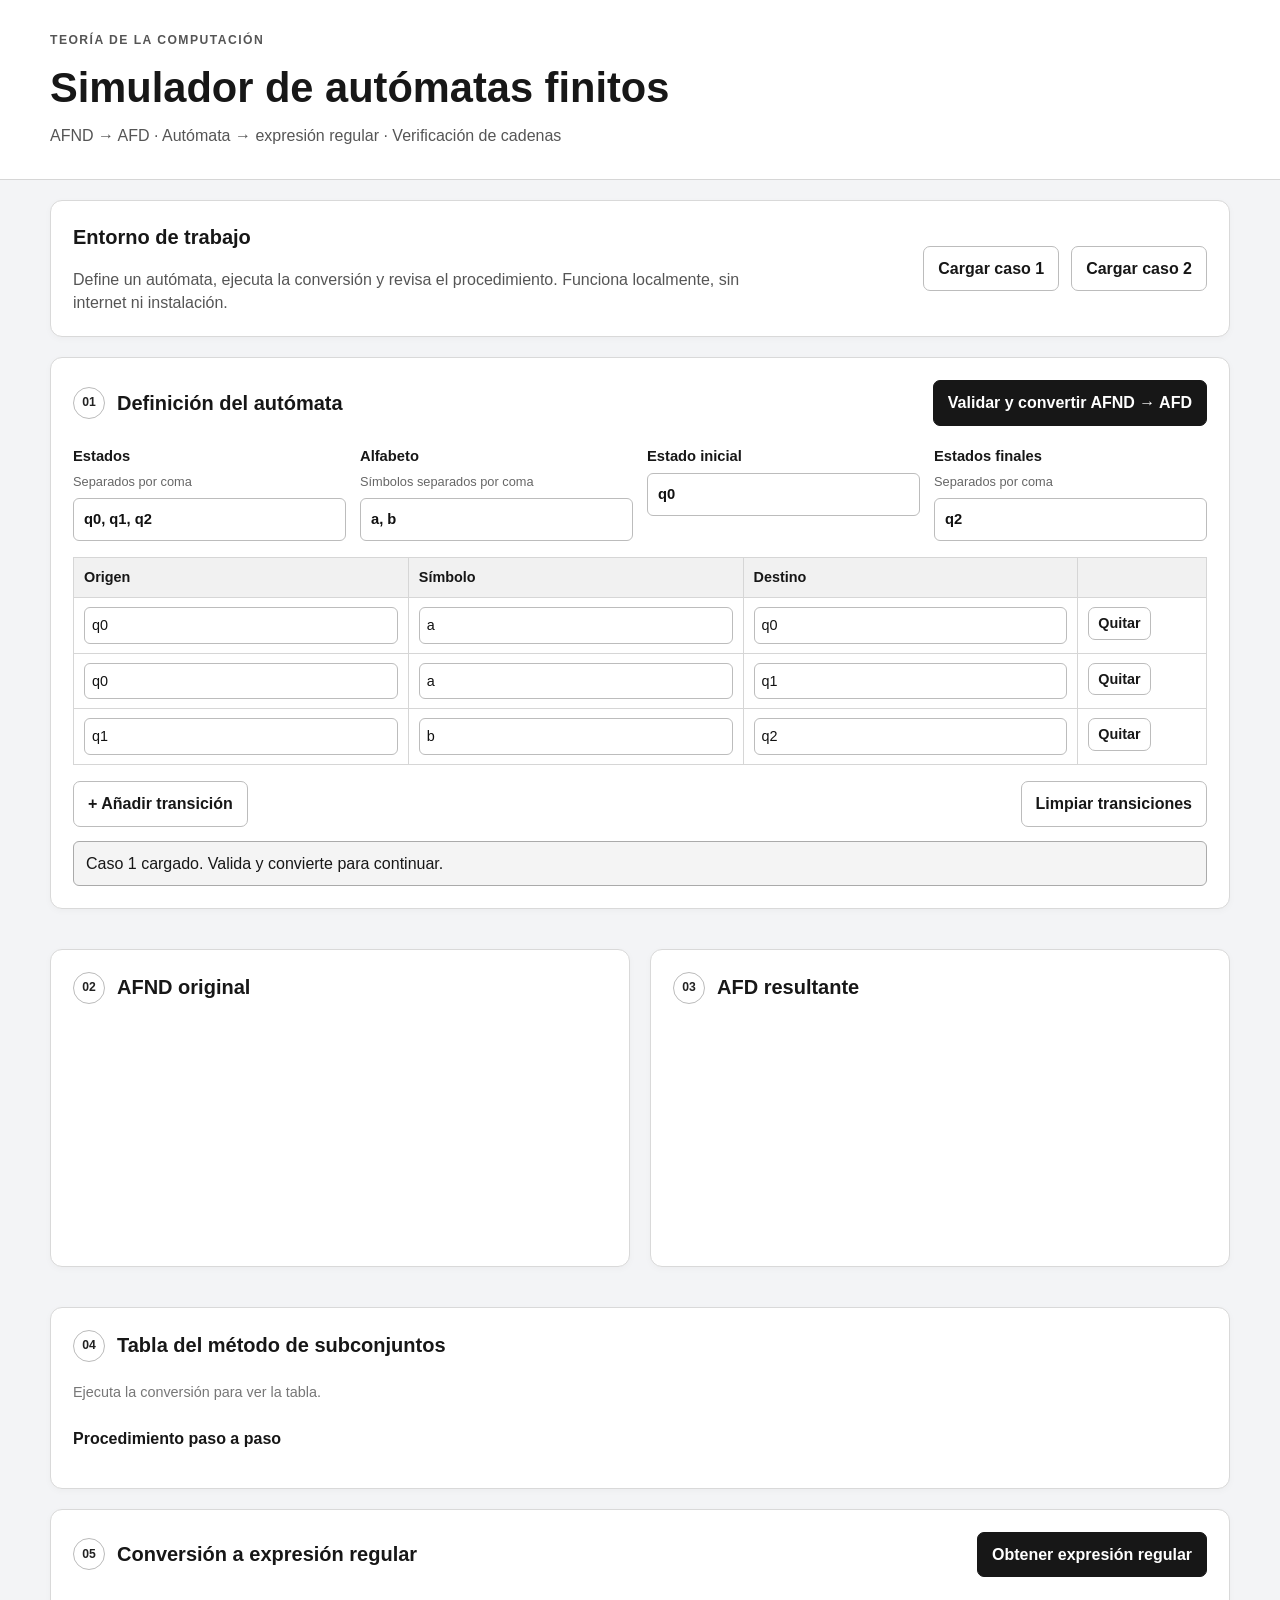
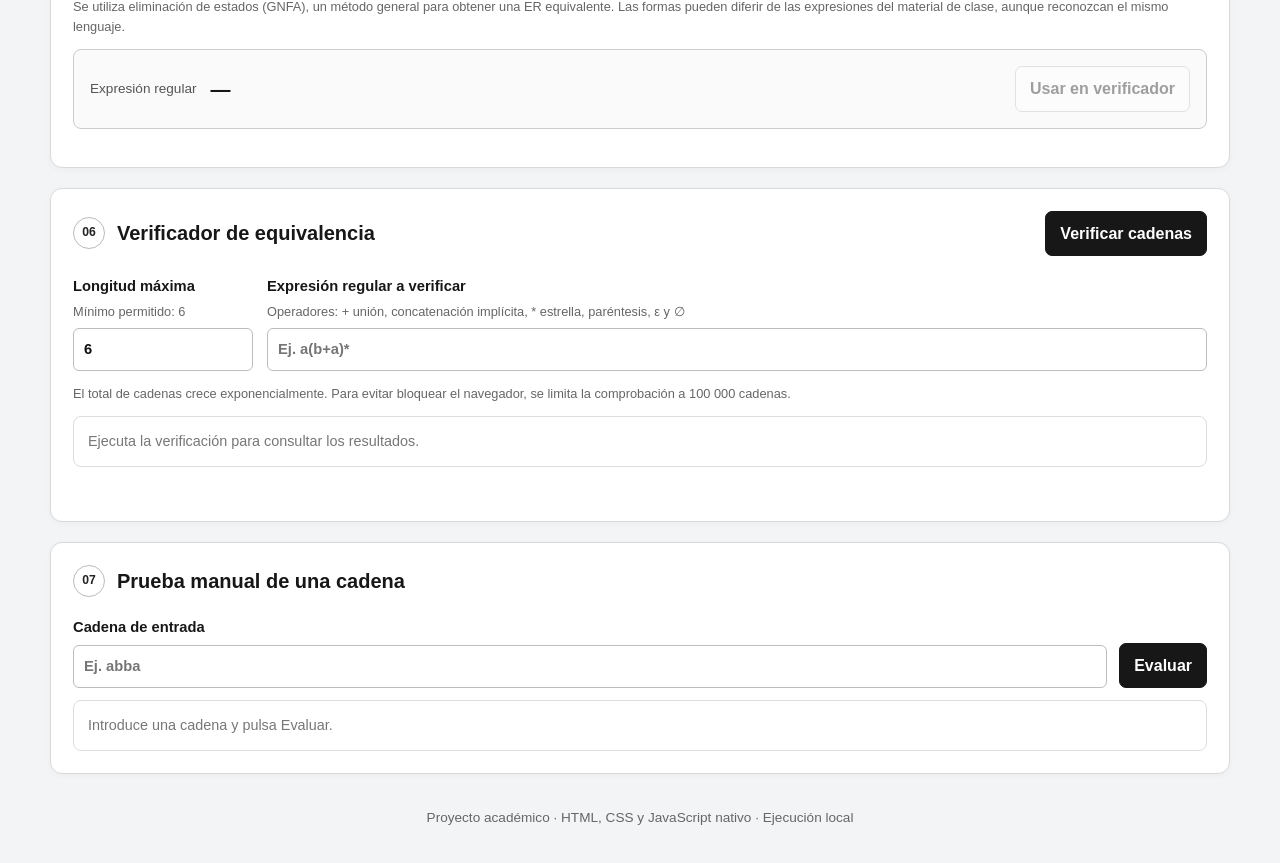
<file: index.html>
<!doctype html>
<html lang="es">

<head>
    <meta charset="utf-8">
    <meta name="viewport" content="width=device-width,initial-scale=1">
    <title>Simulador de autómatas finitos</title>
    <link rel="stylesheet" href="css/estilos.css">
    <script defer src="js/automatas.js"></script>
    <script defer src="js/conversion.js"></script>
    <script defer src="js/expresiones.js"></script>
    <script defer src="js/verificador.js"></script>
    <script defer src="js/diagramas.js"></script>
    <script defer src="js/interfaz.js"></script>
</head>

<body>
    <header>
        <div class="wrap">
            <p class="eyebrow">TEORÍA DE LA COMPUTACIÓN</p>
            <h1>Simulador de autómatas finitos</h1>
            <p class="sub">AFND → AFD · Autómata → expresión regular · Verificación de cadenas</p>
        </div>
    </header>
    <main class="wrap">
        <section class="panel intro">
            <div>
                <h2>Entorno de trabajo</h2>
                <p>Define un autómata, ejecuta la conversión y revisa el procedimiento. Funciona localmente, sin
                    internet ni instalación.</p>
            </div>
            <div class="actions"><button id="case1" class="secondary">Cargar caso 1</button><button id="case2"
                    class="secondary">Cargar caso 2</button></div>
        </section>
        <section class="panel">
            <div class="section-head">
                <div><span class="step">01</span>
                    <h2>Definición del autómata</h2>
                </div><button id="runConversion">Validar y convertir AFND → AFD</button>
            </div>
            <div class="grid form-grid"><label>Estados <small>Separados por coma</small><input id="states"
                        value="q0, q1, q2"></label><label>Alfabeto <small>Símbolos separados por coma</small><input
                        id="alphabet" value="a, b"></label><label>Estado inicial<input id="initial"
                        value="q0"></label><label>Estados finales <small>Separados por coma</small><input id="finals"
                        value="q2"></label></div>
            <div class="table-wrap">
                <table id="transitionInput">
                    <thead>
                        <tr>
                            <th>Origen</th>
                            <th>Símbolo</th>
                            <th>Destino</th>
                            <th></th>
                        </tr>
                    </thead>
                    <tbody id="transitionRows"></tbody>
                </table>
            </div>
            <div class="actions"><button id="addTransition" class="secondary">+ Añadir transición</button><button
                    id="clearTransitions" class="secondary">Limpiar transiciones</button></div>
            <div id="message" class="message" role="status"></div>
        </section>
        <section class="two-col">
            <article class="panel">
                <div class="section-head">
                    <div><span class="step">02</span>
                        <h2>AFND original</h2>
                    </div>
                </div>
                <div id="afndDiagram" class="diagram empty">El diagrama aparecerá al validar el autómata.</div>
            </article>
            <article class="panel">
                <div class="section-head">
                    <div><span class="step">03</span>
                        <h2>AFD resultante</h2>
                    </div>
                </div>
                <div id="afdDiagram" class="diagram empty">Ejecuta la conversión para ver el AFD.</div>
            </article>
        </section>
        <section class="panel">
            <div class="section-head">
                <div><span class="step">04</span>
                    <h2>Tabla del método de subconjuntos</h2>
                </div>
            </div>
            <div id="conversionTable" class="table-wrap empty">La tabla se mostrará al convertir.</div>
            <h3>Procedimiento paso a paso</h3>
            <ol id="conversionSteps" class="steps-list">
                <li>Los pasos aparecerán aquí.</li>
            </ol>
        </section>
        <section class="panel">
            <div class="section-head">
                <div><span class="step">05</span>
                    <h2>Conversión a expresión regular</h2>
                </div><button id="runRegex">Obtener expresión regular</button>
            </div>
            <p class="hint">Se utiliza eliminación de estados (GNFA), un método general para obtener una ER equivalente.
                Las formas pueden diferir de las expresiones del material de clase, aunque reconozcan el mismo lenguaje.
            </p>
            <div class="result-box"><span>Expresión regular</span><output id="regexOutput">—</output><button
                    id="useRegex" class="secondary" disabled>Usar en verificador</button></div>
            <ol id="regexSteps" class="steps-list">
                <li>Convierte un autómata para ver el procedimiento.</li>
            </ol>
        </section>
        <section class="panel">
            <div class="section-head">
                <div><span class="step">06</span>
                    <h2>Verificador de equivalencia</h2>
                </div><button id="runVerifier">Verificar cadenas</button>
            </div>
            <div class="grid verifier-controls"><label>Longitud máxima <small>Mínimo permitido: 6</small><input
                        type="number" min="6" max="12" value="6" id="maxLength"></label><label class="wide">Expresión
                    regular a verificar <small>Operadores: + unión, concatenación implícita, * estrella, paréntesis, ε y
                        ∅</small><input id="regexInput" placeholder="Ej. a(b+a)*"></label></div>
            <p class="hint">El total de cadenas crece exponencialmente. Para evitar bloquear el navegador, se limita la
                comprobación a 100 000 cadenas.</p>
            <div id="verificationSummary" class="summary empty">Ejecuta la verificación para consultar los resultados.
            </div>
            <div id="discrepancies" class="table-wrap"></div>
        </section>
        <section class="panel">
            <div class="section-head">
                <div><span class="step">07</span>
                    <h2>Prueba manual de una cadena</h2>
                </div>
            </div>
            <div class="inline-form"><label>Cadena de entrada<input id="manualString"
                        placeholder="Ej. abba"></label><button id="runManual">Evaluar</button></div>
            <div id="manualResult" class="summary empty">Introduce una cadena y pulsa Evaluar.</div>
        </section>
        <footer>Proyecto académico · HTML, CSS y JavaScript nativo · Ejecución local</footer>
    </main>
</body>

</html>
</file>
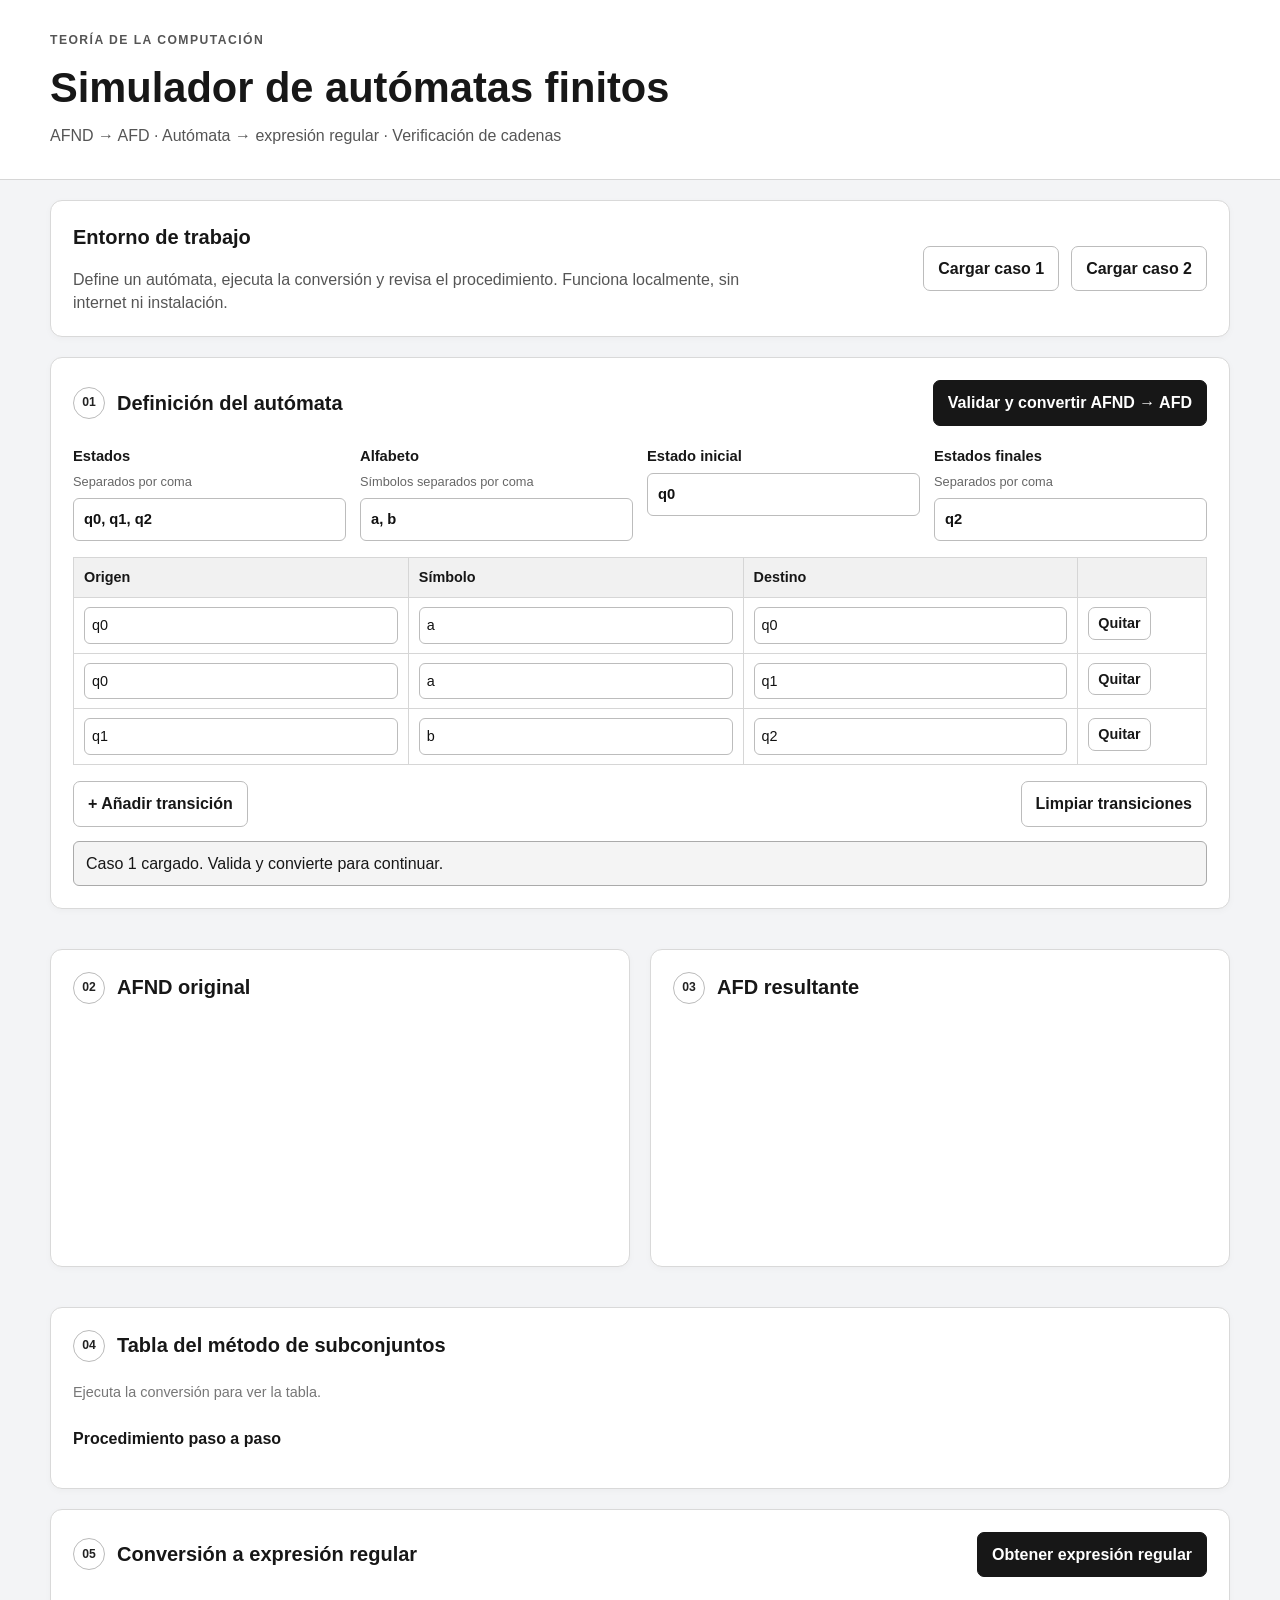
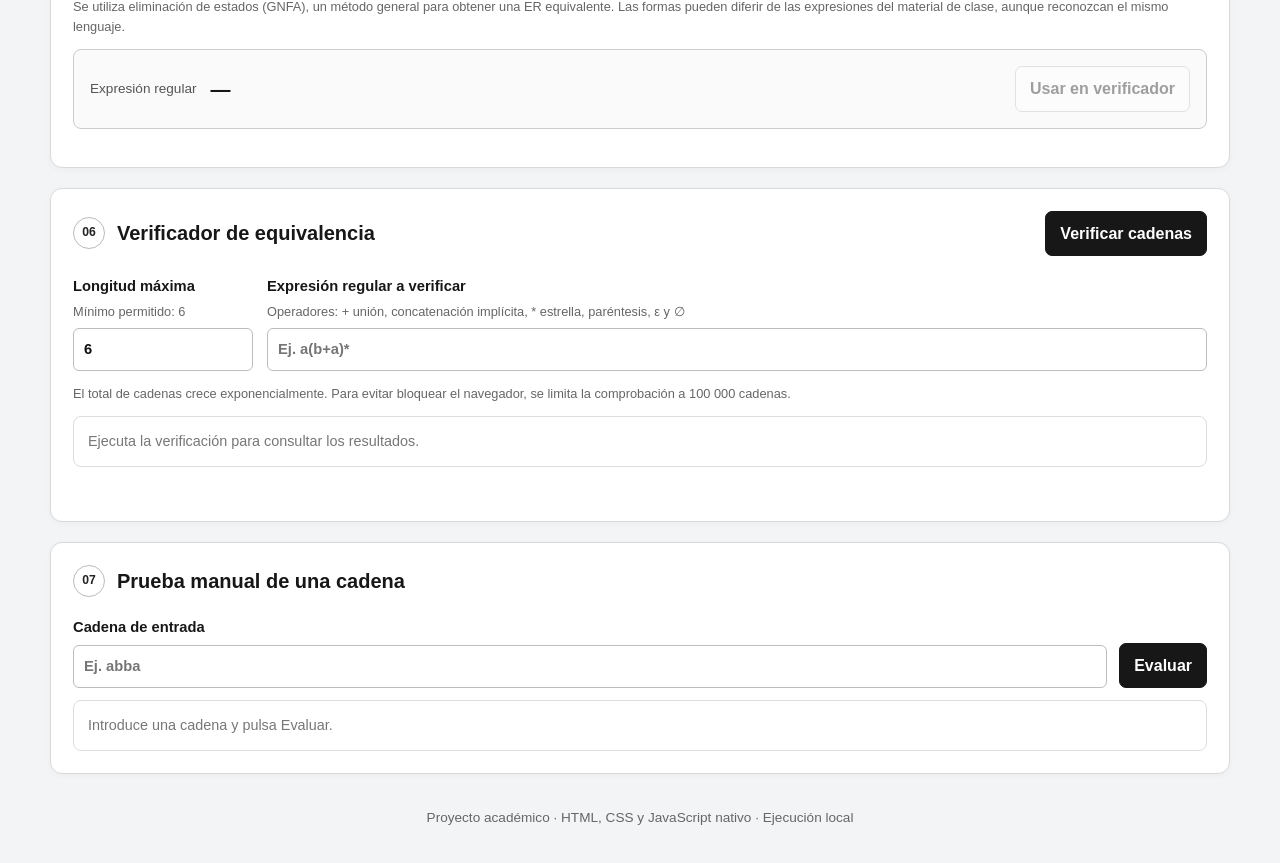
<file: Simulador_Automatas/index.html>
<!doctype html>
<html lang="es">
<head><meta charset="utf-8"><meta name="viewport" content="width=device-width,initial-scale=1"><title>Simulador de autómatas finitos</title><link rel="stylesheet" href="css/estilos.css"><script defer src="js/automatas.js"></script><script defer src="js/conversion.js"></script><script defer src="js/expresiones.js"></script><script defer src="js/verificador.js"></script><script defer src="js/diagramas.js"></script><script defer src="js/interfaz.js"></script></head>
<body><header><div class="wrap"><p class="eyebrow">TEORÍA DE LA COMPUTACIÓN</p><h1>Simulador de autómatas finitos</h1><p class="sub">AFND → AFD · Autómata → expresión regular · Verificación de cadenas</p></div></header>
<main class="wrap"><section class="panel intro"><div><h2>Entorno de trabajo</h2><p>Define un autómata, ejecuta la conversión y revisa el procedimiento. Funciona localmente, sin internet ni instalación.</p></div><div class="actions"><button id="case1" class="secondary">Cargar caso 1</button><button id="case2" class="secondary">Cargar caso 2</button></div></section>
<section class="panel"><div class="section-head"><div><span class="step">01</span><h2>Definición del autómata</h2></div><button id="runConversion">Validar y convertir AFND → AFD</button></div><div class="grid form-grid"><label>Estados <small>Separados por coma</small><input id="states" value="q0, q1, q2"></label><label>Alfabeto <small>Símbolos separados por coma</small><input id="alphabet" value="a, b"></label><label>Estado inicial<input id="initial" value="q0"></label><label>Estados finales <small>Separados por coma</small><input id="finals" value="q2"></label></div><div class="table-wrap"><table id="transitionInput"><thead><tr><th>Origen</th><th>Símbolo</th><th>Destino</th><th></th></tr></thead><tbody id="transitionRows"></tbody></table></div><div class="actions"><button id="addTransition" class="secondary">+ Añadir transición</button><button id="clearTransitions" class="secondary">Limpiar transiciones</button></div><div id="message" class="message" role="status"></div></section>
<section class="two-col"><article class="panel"><div class="section-head"><div><span class="step">02</span><h2>AFND original</h2></div></div><div id="afndDiagram" class="diagram empty">El diagrama aparecerá al validar el autómata.</div></article><article class="panel"><div class="section-head"><div><span class="step">03</span><h2>AFD resultante</h2></div></div><div id="afdDiagram" class="diagram empty">Ejecuta la conversión para ver el AFD.</div></article></section>
<section class="panel"><div class="section-head"><div><span class="step">04</span><h2>Tabla del método de subconjuntos</h2></div></div><div id="conversionTable" class="table-wrap empty">La tabla se mostrará al convertir.</div><h3>Procedimiento paso a paso</h3><ol id="conversionSteps" class="steps-list"><li>Los pasos aparecerán aquí.</li></ol></section>
<section class="panel"><div class="section-head"><div><span class="step">05</span><h2>Conversión a expresión regular</h2></div><button id="runRegex">Obtener expresión regular</button></div><p class="hint">Se utiliza eliminación de estados (GNFA), un método general para obtener una ER equivalente. Las formas pueden diferir de las expresiones del material de clase, aunque reconozcan el mismo lenguaje.</p><div class="result-box"><span>Expresión regular</span><output id="regexOutput">—</output><button id="useRegex" class="secondary" disabled>Usar en verificador</button></div><ol id="regexSteps" class="steps-list"><li>Convierte un autómata para ver el procedimiento.</li></ol></section>
<section class="panel"><div class="section-head"><div><span class="step">06</span><h2>Verificador de equivalencia</h2></div><button id="runVerifier">Verificar cadenas</button></div><div class="grid verifier-controls"><label>Longitud máxima <small>Mínimo permitido: 6</small><input type="number" min="6" max="12" value="6" id="maxLength"></label><label class="wide">Expresión regular a verificar <small>Operadores: + unión, concatenación implícita, * estrella, paréntesis, ε y ∅</small><input id="regexInput" placeholder="Ej. a(b+a)*"></label></div><p class="hint">El total de cadenas crece exponencialmente. Para evitar bloquear el navegador, se limita la comprobación a 100 000 cadenas.</p><div id="verificationSummary" class="summary empty">Ejecuta la verificación para consultar los resultados.</div><div id="discrepancies" class="table-wrap"></div></section>
<section class="panel"><div class="section-head"><div><span class="step">07</span><h2>Prueba manual de una cadena</h2></div></div><div class="inline-form"><label>Cadena de entrada<input id="manualString" placeholder="Ej. abba"></label><button id="runManual">Evaluar</button></div><div id="manualResult" class="summary empty">Introduce una cadena y pulsa Evaluar.</div></section>
<footer>Proyecto académico · HTML, CSS y JavaScript nativo · Ejecución local</footer></main></body></html>
</file>
<file: css/estilos.css>
:root {
  font-family: Arial, Helvetica, sans-serif;
  color: #171717;
  background: #f3f4f6;
  font-synthesis: none;
}
* {
  box-sizing: border-box;
}
body {
  margin: 0;
  line-height: 1.45;
}
header {
  background: #fff;
  border-bottom: 1px solid #d6d6d6;
  padding: 32px 0;
}
.wrap {
  width: min(1180px, calc(100% - 32px));
  margin: auto;
}
.eyebrow,
.step {
  font-size: 0.76rem;
  font-weight: 700;
  letter-spacing: 0.12em;
  color: #555;
}
.eyebrow {
  margin: 0 0 8px;
}
h1 {
  font-size: clamp(1.8rem, 4vw, 2.6rem);
  margin: 0 0 6px;
}
h2 {
  font-size: 1.25rem;
  margin: 0;
}
h3 {
  font-size: 1rem;
  margin: 24px 0 8px;
}
.sub {
  margin: 0;
  color: #555;
}
.panel {
  background: #fff;
  border: 1px solid #d9d9d9;
  border-radius: 12px;
  padding: 22px;
  margin: 20px 0;
  box-shadow: 0 2px 7px #00000008;
}
.intro,
.section-head,
.actions {
  display: flex;
  align-items: center;
  justify-content: space-between;
  gap: 12px;
}
.intro p {
  max-width: 680px;
  color: #555;
  margin-bottom: 0;
}
.section-head {
  margin-bottom: 20px;
}
.section-head > div {
  display: flex;
  align-items: center;
  gap: 12px;
}
.step {
  display: grid;
  place-items: center;
  border: 1px solid #bbb;
  border-radius: 50%;
  width: 32px;
  height: 32px;
  letter-spacing: 0;
  color: #222;
}
button {
  font: inherit;
  font-weight: 700;
  background: #171717;
  color: white;
  border: 1px solid #171717;
  border-radius: 7px;
  padding: 10px 14px;
  cursor: pointer;
}
button:hover {
  opacity: 0.82;
}
button:disabled {
  opacity: 0.4;
  cursor: not-allowed;
}
.secondary {
  background: white;
  color: #171717;
  border-color: #bcbcbc;
}
.grid {
  display: grid;
  gap: 14px;
}
.form-grid {
  grid-template-columns: repeat(4, minmax(0, 1fr));
}
label {
  display: flex;
  flex-direction: column;
  gap: 6px;
  font-weight: 700;
  font-size: 0.92rem;
}
small,
.hint {
  font-weight: 400;
  color: #666;
  font-size: 0.8rem;
}
input,
select {
  width: 100%;
  font: inherit;
  padding: 10px;
  border: 1px solid #bcbcbc;
  border-radius: 6px;
  background: #fff;
  color: #111;
}
input:focus {
  outline: 2px solid #777;
  outline-offset: 1px;
}
.table-wrap {
  overflow-x: auto;
  margin: 16px 0;
}
table {
  width: 100%;
  border-collapse: collapse;
  font-size: 0.9rem;
}
th,
td {
  border: 1px solid #d6d6d6;
  padding: 9px 10px;
  text-align: left;
  vertical-align: top;
}
th {
  background: #f1f1f1;
}
td input {
  min-width: 70px;
  padding: 7px;
}
.table-wrap button {
  padding: 5px 9px;
}
.message {
  margin-top: 14px;
  padding: 10px 12px;
  border-radius: 6px;
  display: none;
}
.message.error {
  display: block;
  background: #f5f5f5;
  border: 1px solid #777;
}
.message.success {
  display: block;
  background: #f4f4f4;
  border: 1px solid #aaa;
}
.two-col {
  display: grid;
  grid-template-columns: 1fr 1fr;
  gap: 0 20px;
}
.two-col .panel {
  min-width: 0;
}
.diagram {
  min-height: 220px;
  display: grid;
  place-items: center;
}
.diagram svg {
  width: 100%;
  height: auto;
  max-height: 320px;
}
.empty {
  color: #777;
  font-size: 0.9rem;
}
.steps-list {
  padding-left: 25px;
}
.steps-list li {
  margin: 10px 0;
  padding-left: 4px;
}
.steps-list strong {
  display: block;
}
.result-box {
  border: 1px solid #ccc;
  background: #fafafa;
  border-radius: 8px;
  padding: 16px;
  display: flex;
  align-items: center;
  gap: 14px;
  flex-wrap: wrap;
}
.result-box span {
  color: #555;
  font-size: 0.85rem;
}
.result-box output {
  font-size: 1.25rem;
  font-weight: 700;
  overflow-wrap: anywhere;
  flex: 1;
}
.verifier-controls {
  grid-template-columns: 180px 1fr;
}
.inline-form {
  display: flex;
  align-items: end;
  gap: 12px;
}
.inline-form label {
  flex: 1;
}
.summary {
  padding: 14px;
  border: 1px solid #ddd;
  border-radius: 8px;
  margin-top: 12px;
}
.summary strong {
  font-size: 1.05rem;
}
.badge {
  display: inline-block;
  padding: 3px 7px;
  border: 1px solid #aaa;
  border-radius: 20px;
  font-size: 0.75rem;
}
.good {
  font-weight: 700;
}
.bad {
  font-weight: 700;
  text-decoration: underline;
}
.hint {
  line-height: 1.55;
}
footer {
  text-align: center;
  color: #666;
  padding: 14px 0 35px;
  font-size: 0.85rem;
}
@media (max-width: 760px) {
  .form-grid {
    grid-template-columns: 1fr 1fr;
  }
  .two-col {
    grid-template-columns: 1fr;
  }
  .intro,
  .section-head {
    align-items: flex-start;
    flex-direction: column;
  }
  .verifier-controls {
    grid-template-columns: 1fr;
  }
  .inline-form {
    align-items: stretch;
    flex-direction: column;
  }
  .panel {
    padding: 16px;
  }
}
@media (max-width: 420px) {
  .form-grid {
    grid-template-columns: 1fr;
  }
  .wrap {
    width: calc(100% - 20px);
  }
}
</file>
<file: Simulador_Automatas/css/estilos.css>
:root {
  font-family: Arial, Helvetica, sans-serif;
  color: #171717;
  background: #f3f4f6;
  font-synthesis: none;
}
* {
  box-sizing: border-box;
}
body {
  margin: 0;
  line-height: 1.45;
}
header {
  background: #fff;
  border-bottom: 1px solid #d6d6d6;
  padding: 32px 0;
}
.wrap {
  width: min(1180px, calc(100% - 32px));
  margin: auto;
}
.eyebrow,
.step {
  font-size: 0.76rem;
  font-weight: 700;
  letter-spacing: 0.12em;
  color: #555;
}
.eyebrow {
  margin: 0 0 8px;
}
h1 {
  font-size: clamp(1.8rem, 4vw, 2.6rem);
  margin: 0 0 6px;
}
h2 {
  font-size: 1.25rem;
  margin: 0;
}
h3 {
  font-size: 1rem;
  margin: 24px 0 8px;
}
.sub {
  margin: 0;
  color: #555;
}
.panel {
  background: #fff;
  border: 1px solid #d9d9d9;
  border-radius: 12px;
  padding: 22px;
  margin: 20px 0;
  box-shadow: 0 2px 7px #00000008;
}
.intro,
.section-head,
.actions {
  display: flex;
  align-items: center;
  justify-content: space-between;
  gap: 12px;
}
.intro p {
  max-width: 680px;
  color: #555;
  margin-bottom: 0;
}
.section-head {
  margin-bottom: 20px;
}
.section-head > div {
  display: flex;
  align-items: center;
  gap: 12px;
}
.step {
  display: grid;
  place-items: center;
  border: 1px solid #bbb;
  border-radius: 50%;
  width: 32px;
  height: 32px;
  letter-spacing: 0;
  color: #222;
}
button {
  font: inherit;
  font-weight: 700;
  background: #171717;
  color: white;
  border: 1px solid #171717;
  border-radius: 7px;
  padding: 10px 14px;
  cursor: pointer;
}
button:hover {
  opacity: 0.82;
}
button:disabled {
  opacity: 0.4;
  cursor: not-allowed;
}
.secondary {
  background: white;
  color: #171717;
  border-color: #bcbcbc;
}
.grid {
  display: grid;
  gap: 14px;
}
.form-grid {
  grid-template-columns: repeat(4, minmax(0, 1fr));
}
label {
  display: flex;
  flex-direction: column;
  gap: 6px;
  font-weight: 700;
  font-size: 0.92rem;
}
small,
.hint {
  font-weight: 400;
  color: #666;
  font-size: 0.8rem;
}
input,
select {
  width: 100%;
  font: inherit;
  padding: 10px;
  border: 1px solid #bcbcbc;
  border-radius: 6px;
  background: #fff;
  color: #111;
}
input:focus {
  outline: 2px solid #777;
  outline-offset: 1px;
}
.table-wrap {
  overflow-x: auto;
  margin: 16px 0;
}
table {
  width: 100%;
  border-collapse: collapse;
  font-size: 0.9rem;
}
th,
td {
  border: 1px solid #d6d6d6;
  padding: 9px 10px;
  text-align: left;
  vertical-align: top;
}
th {
  background: #f1f1f1;
}
td input {
  min-width: 70px;
  padding: 7px;
}
.table-wrap button {
  padding: 5px 9px;
}
.message {
  margin-top: 14px;
  padding: 10px 12px;
  border-radius: 6px;
  display: none;
}
.message.error {
  display: block;
  background: #f5f5f5;
  border: 1px solid #777;
}
.message.success {
  display: block;
  background: #f4f4f4;
  border: 1px solid #aaa;
}
.two-col {
  display: grid;
  grid-template-columns: 1fr 1fr;
  gap: 0 20px;
}
.two-col .panel {
  min-width: 0;
}
.diagram {
  min-height: 220px;
  display: grid;
  place-items: center;
}
.diagram svg {
  width: 100%;
  height: auto;
  max-height: 320px;
}
.empty {
  color: #777;
  font-size: 0.9rem;
}
.steps-list {
  padding-left: 25px;
}
.steps-list li {
  margin: 10px 0;
  padding-left: 4px;
}
.steps-list strong {
  display: block;
}
.result-box {
  border: 1px solid #ccc;
  background: #fafafa;
  border-radius: 8px;
  padding: 16px;
  display: flex;
  align-items: center;
  gap: 14px;
  flex-wrap: wrap;
}
.result-box span {
  color: #555;
  font-size: 0.85rem;
}
.result-box output {
  font-size: 1.25rem;
  font-weight: 700;
  overflow-wrap: anywhere;
  flex: 1;
}
.verifier-controls {
  grid-template-columns: 180px 1fr;
}
.inline-form {
  display: flex;
  align-items: end;
  gap: 12px;
}
.inline-form label {
  flex: 1;
}
.summary {
  padding: 14px;
  border: 1px solid #ddd;
  border-radius: 8px;
  margin-top: 12px;
}
.summary strong {
  font-size: 1.05rem;
}
.badge {
  display: inline-block;
  padding: 3px 7px;
  border: 1px solid #aaa;
  border-radius: 20px;
  font-size: 0.75rem;
}
.good {
  font-weight: 700;
}
.bad {
  font-weight: 700;
  text-decoration: underline;
}
.hint {
  line-height: 1.55;
}
footer {
  text-align: center;
  color: #666;
  padding: 14px 0 35px;
  font-size: 0.85rem;
}
@media (max-width: 760px) {
  .form-grid {
    grid-template-columns: 1fr 1fr;
  }
  .two-col {
    grid-template-columns: 1fr;
  }
  .intro,
  .section-head {
    align-items: flex-start;
    flex-direction: column;
  }
  .verifier-controls {
    grid-template-columns: 1fr;
  }
  .inline-form {
    align-items: stretch;
    flex-direction: column;
  }
  .panel {
    padding: 16px;
  }
}
@media (max-width: 420px) {
  .form-grid {
    grid-template-columns: 1fr;
  }
  .wrap {
    width: calc(100% - 20px);
  }
}
</file>
